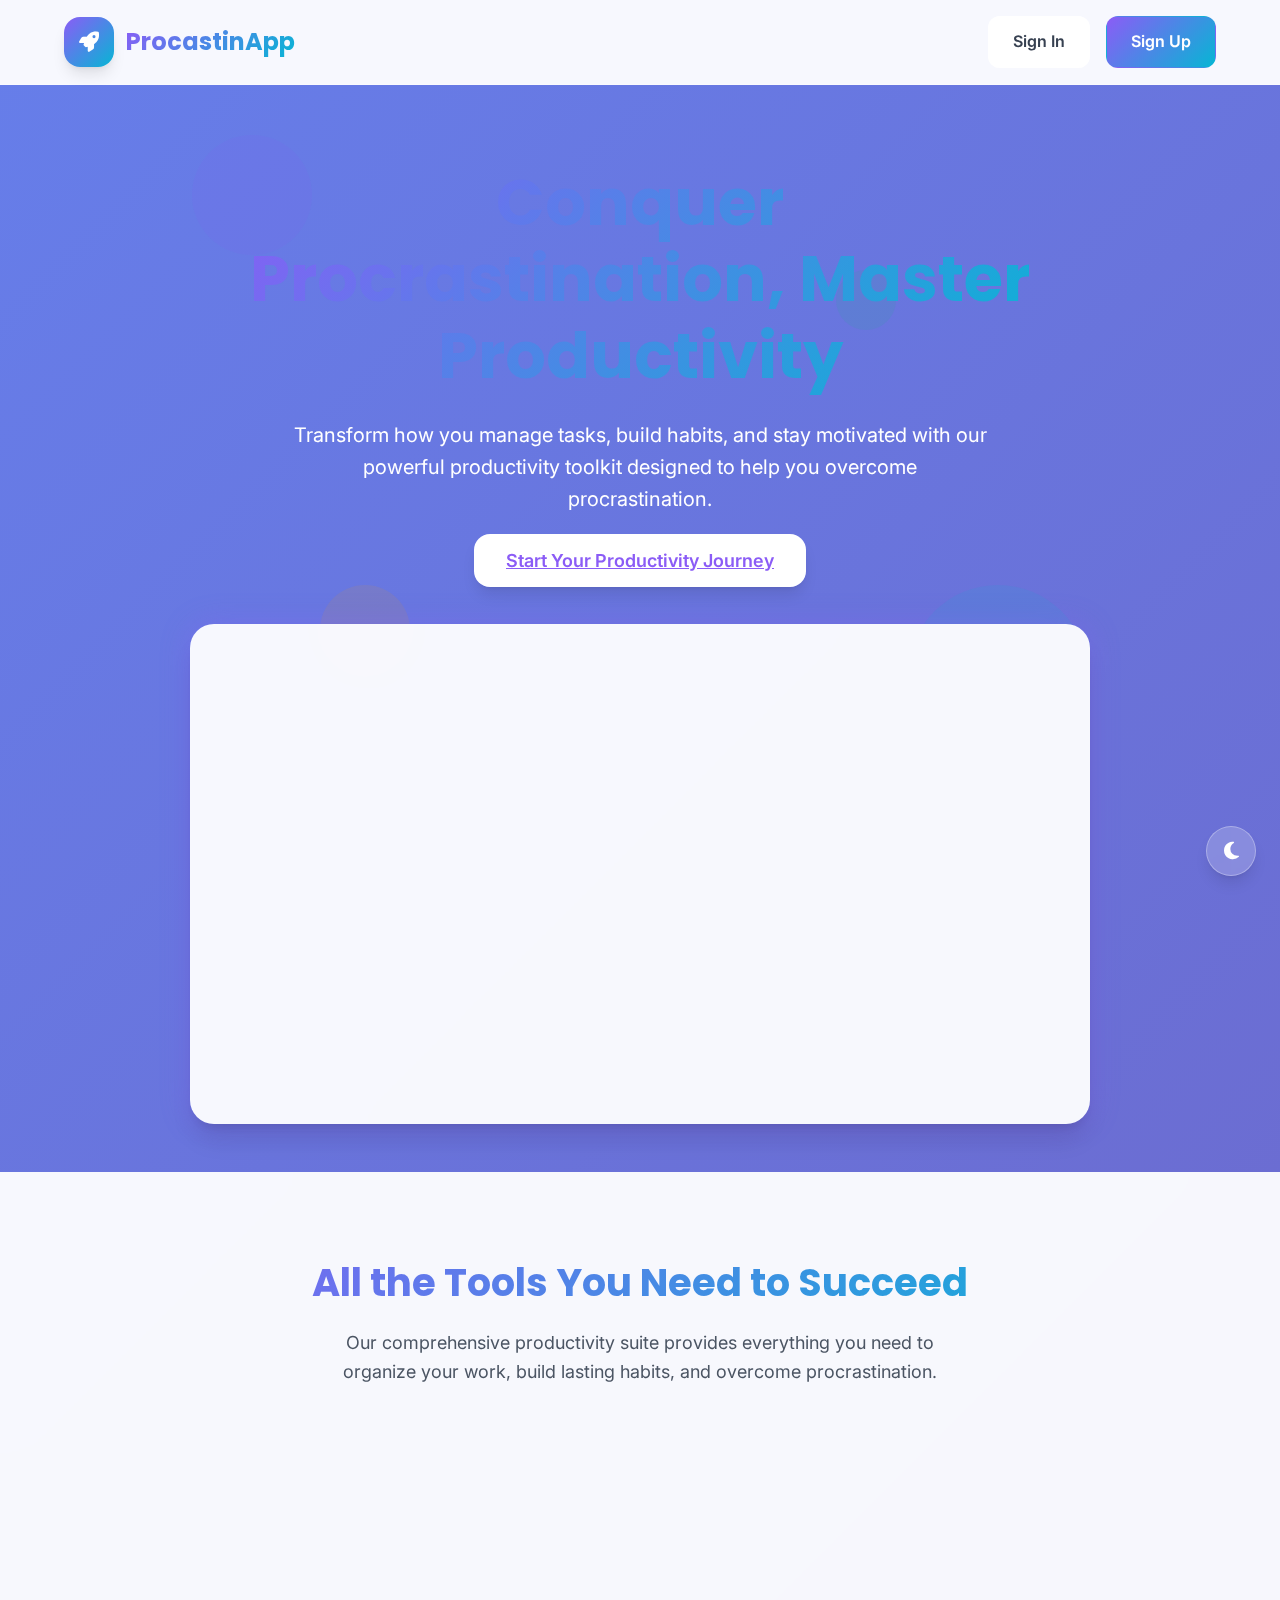
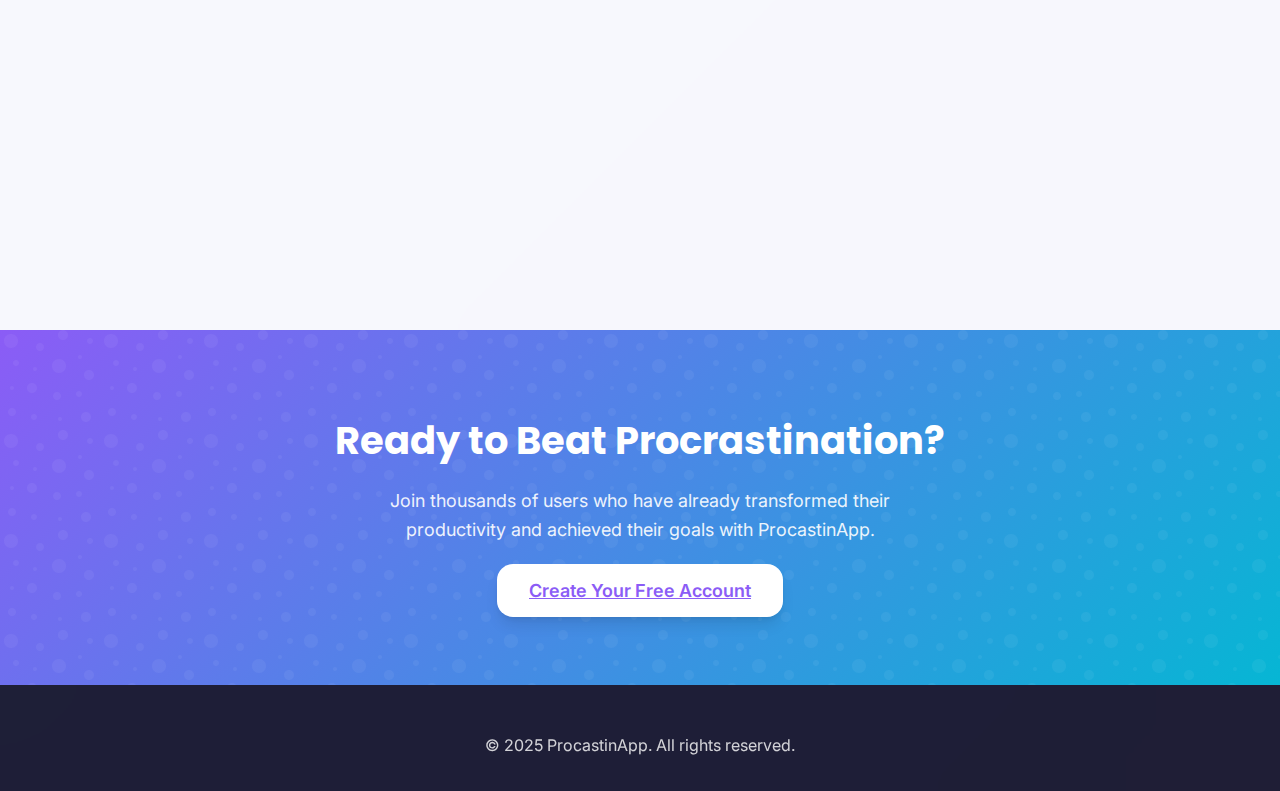
<file: frontend/index.html>
<!DOCTYPE html>
<html lang="en">
<head>
    <meta charset="UTF-8">
    <meta name="viewport" content="width=device-width, initial-scale=1.0">
    <title>ProcastinApp - Overcome Procrastination with Powerful Productivity Tools</title>
    <link href="https://fonts.googleapis.com/css2?family=Inter:wght@300;400;500;600;700&family=Poppins:wght@400;500;600;700&display=swap" rel="stylesheet">
    <link rel="stylesheet" href="https://cdnjs.cloudflare.com/ajax/libs/font-awesome/6.4.0/css/all.min.css">
    <link rel="stylesheet" href="css/landing.css">

</head>
<body>
    <div class="bg-elements">
        <div class="floating-shape shape-1"></div>
        <div class="floating-shape shape-2"></div>
        <div class="floating-shape shape-3"></div>
        <div class="floating-shape shape-4"></div>
    </div>

    <button class="theme-toggle" onclick="toggleTheme()">
        <i class="fas fa-moon" id="theme-icon"></i>
    </button>

    <!-- Header -->
    <header class="header">
        <div class="container">
            <nav class="nav">
                <div class="nav-brand">
                    <div class="brand-logo">
                        <i class="fas fa-rocket"></i>
                    </div>
                    <span class="brand-name">ProcastinApp</span>
                </div>
                <div class="nav-actions">
                    <a href="login.html" class="btn btn--secondary">Sign In</a>
                    <a href="register.html" class="btn btn--primary">Sign Up</a>
                </div>
            </nav>
        </div>
    </header>

    <!-- Hero Section -->
    <section class="hero">
        <div class="container">
            <div class="hero__content">
                <h1 class="hero__title">
                    Conquer Procrastination, Master Productivity
                </h1>
                <p class="hero__subtitle">
                    Transform how you manage tasks, build habits, and stay motivated with our powerful productivity toolkit designed to help you overcome procrastination.
                </p>
                <div class="hero__cta">
                    <a href="register.html" class="btn--cta">Start Your Productivity Journey</a>
                </div>
            </div>
            
            <!-- App Preview -->
            <div class="app-preview">
                <div class="preview-image">
                    <div class="preview-mockup">
                        <div class="mockup-card">
                            <div class="mockup-header">
                                <div class="mockup-icon mockup-icon--tasks">
                                    <i class="fas fa-tasks"></i>
                                </div>
                                <span class="mockup-title">Smart Task Management</span>
                            </div>
                            <div class="mockup-content">
                                <div class="mockup-item"></div>
                                <div class="mockup-item mockup-item--medium"></div>
                                <div class="mockup-item mockup-item--short"></div>
                                <div class="mockup-item"></div>
                            </div>
                        </div>
                        
                        <div class="mockup-card">
                            <div class="mockup-header">
                                <div class="mockup-icon mockup-icon--stats">
                                    <i class="fas fa-chart-bar"></i>
                                </div>
                                <span class="mockup-title">Productivity Analytics</span>
                            </div>
                            <div class="mockup-content">
                                <div class="mockup-progress"></div>
                                <div class="mockup-item mockup-item--short"></div>
                                <div class="mockup-item mockup-item--medium"></div>
                            </div>
                        </div>
                        
                        <div class="mockup-card">
                            <div class="mockup-header">
                                <div class="mockup-icon mockup-icon--habits">
                                    <i class="fas fa-calendar-check"></i>
                                </div>
                                <span class="mockup-title">Habit Builder</span>
                            </div>
                            <div class="mockup-content">
                                <div class="mockup-item"></div>
                                <div class="mockup-item mockup-item--medium"></div>
                                <div class="mockup-item mockup-item--short"></div>
                                <div class="mockup-item"></div>
                            </div>
                        </div>
                    </div>
                </div>
            </div>
        </div>
    </section>

    <!-- Features Section -->
    <section class="features">
        <div class="container">
            <div class="features__header">
                <h2 class="features__title">All the Tools You Need to Succeed</h2>
                <p class="features__subtitle">
                    Our comprehensive productivity suite provides everything you need to organize your work, build lasting habits, and overcome procrastination.
                </p>
            </div>
            
            <div class="features__grid">
                <div class="feature__card">
                    <div class="feature__icon feature__icon--tracking">
                        <i class="fas fa-list-check"></i>
                    </div>
                    <h3 class="feature__title">Intelligent Task Management</h3>
                    <p class="feature__description">
                        Organize tasks by priority, difficulty, and deadline. Our smart system helps you focus on what's most important and builds momentum by suggesting the optimal task order.
                    </p>
                </div>
                
                <div class="feature__card">
                    <div class="feature__icon feature__icon--analytics">
                        <i class="fas fa-chart-line"></i>
                    </div>
                    <h3 class="feature__title">Productivity Insights</h3>
                    <p class="feature__description">
                        Gain valuable insights into your productivity patterns with detailed analytics and visualizations. Track progress, identify trends, and celebrate achievements.
                    </p>
                </div>
                
                <div class="feature__card">
                    <div class="feature__icon feature__icon--motivation">
                        <i class="fas fa-repeat"></i>
                    </div>
                    <h3 class="feature__title">Habit Building</h3>
                    <p class="feature__description">
                        Create and maintain positive habits with our proven system. Set recurring activities, track streaks, and transform occasional actions into consistent behaviors.
                    </p>
                </div>
            </div>
        </div>
    </section>

    <!-- CTA Section -->
    <section class="cta">
        <div class="container">
            <h2 class="cta__title">Ready to Beat Procrastination?</h2>
            <p class="cta__subtitle">
                Join thousands of users who have already transformed their productivity and achieved their goals with ProcastinApp.
            </p>
            <a href="register.html" class="btn--cta-white">Create Your Free Account</a>
        </div>
    </section>

    <!-- Footer -->
    <footer class="footer">
        <div class="container">
            <div class="footer__content">
                <p>&copy; 2025 ProcastinApp. All rights reserved.</p>
            </div>
        </div>
    </footer>
    <script src="scripts/landing.js"></script>
</body>
</html>
</file>
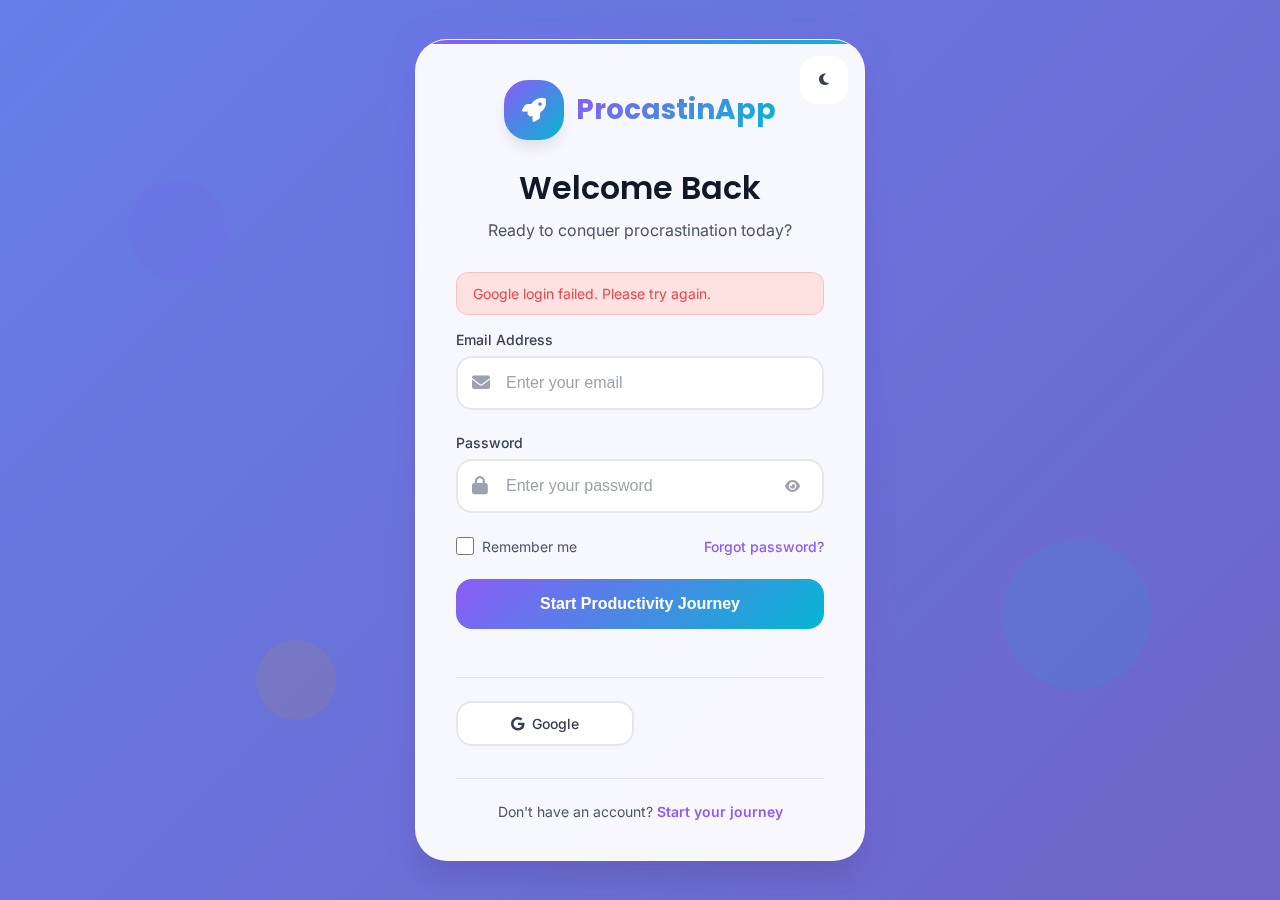
<file: frontend/callback.html>
<!DOCTYPE html>
<html lang="en">
<head>
    <meta charset="UTF-8">
    <meta name="viewport" content="width=device-width, initial-scale=1.0">
    <title>Logging in...</title>
</head>
<body>
    <div style="display: flex; justify-content: center; align-items: center; height: 100vh; font-family: Arial, sans-serif;">
        <div style="text-align: center;">
            <div style="font-size: 24px; margin-bottom: 10px;">🚀</div>
            <div>Completing login...</div>
        </div>
    </div>
    
    <script>
        // Extract token and user data from URL parameters or handle redirect
        const urlParams = new URLSearchParams(window.location.search);
        const token = urlParams.get('token');
        const username = urlParams.get('username');
        const email = urlParams.get('email');
        
        if (token && username && email) {
            // Store user data
            localStorage.setItem('token', token);
            localStorage.setItem('username', username);
            localStorage.setItem('email', email);
            
            // Redirect to home page
            window.location.href = 'home.html';
        } else {
            // If no token, redirect back to login with error
            window.location.href = 'login.html?error=oauth_failed';
        }
    </script>
</body>
</html>
</file>
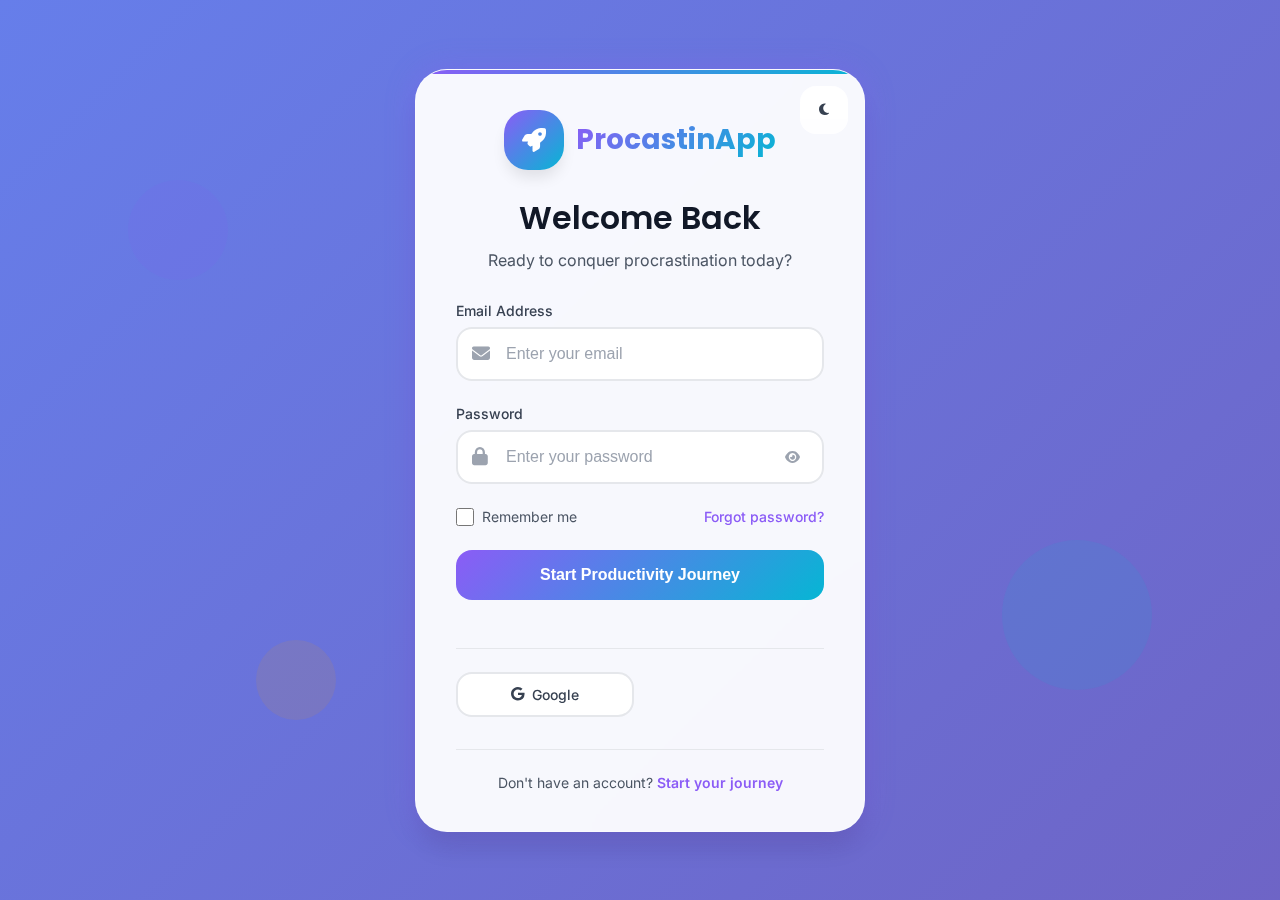
<file: frontend/login.html>
<!DOCTYPE html>
<html lang="en">
<head>
    <meta charset="UTF-8">
    <meta name="viewport" content="width=device-width, initial-scale=1.0">
    <title>Login - ProcastinApp</title>
    <link href="https://fonts.googleapis.com/css2?family=Inter:wght@300;400;500;600;700&family=Poppins:wght@400;500;600;700&display=swap" rel="stylesheet">
    <link rel="stylesheet" href="https://cdnjs.cloudflare.com/ajax/libs/font-awesome/6.4.0/css/all.min.css">
    <link rel="stylesheet" href="css/login.css">

</head>
<body>
    <div class="bg-elements">
        <div class="floating-shape shape-1"></div>
        <div class="floating-shape shape-2"></div>
        <div class="floating-shape shape-3"></div>
    </div>

    <div class="login-container">
        <button class="theme-toggle" onclick="toggleTheme()">
            <i class="fas fa-moon" id="theme-icon"></i>
        </button>

        <div class="login-header">
            <div class="brand">
                <div class="brand-logo">
                    <i class="fas fa-rocket"></i>
                </div>
                <span class="brand-name">ProcastinApp</span>
            </div>
            <h1 class="login-title">Welcome Back</h1>
            <p class="login-subtitle">Ready to conquer procrastination today?</p>
        </div>

        <div id="message" class="message">
            {$message}
        </div>

        <form class="login-form" method="POST" action="">
            <div class="form-group">
                <label for="email" class="form-label">Email Address</label>
                <div class="form-input-wrapper">
                    <input type="email" id="email" name="email" class="form-input" placeholder="Enter your email" required>
                    <i class="fas fa-envelope form-icon"></i>
                </div>
            </div>

            <div class="form-group">
                <label for="password" class="form-label">Password</label>
                <div class="form-input-wrapper">
                    <input type="password" id="password" name="password" class="form-input" placeholder="Enter your password" required>
                    <i class="fas fa-lock form-icon"></i>
                    <button type="button" class="password-toggle" onclick="togglePassword()">
                        <i class="fas fa-eye" id="password-icon"></i>
                    </button>
                </div>
            </div>

            <div class="form-options">
                <div class="checkbox-group">
                    <input type="checkbox" id="remember" class="form-checkbox">
                    <label for="remember" class="checkbox-label">Remember me</label>
                </div>
                <a href="#" class="forgot-link">Forgot password?</a>
            </div>

            <button type="submit" class="login-button" id="loginBtn">
                Start Productivity Journey
            </button>
        </form>

        <div class="social-login">
            <div class="divider"></div>
            
            <div class="social-buttons">
                <a href="#" class="social-button">
                    <i class="fab fa-google"></i>
                    Google
                </a>
            </div>
        </div>

        <div class="login-footer">
            <p class="signup-link">
                Don't have an account? <a href="register.html">Start your journey</a>
            </p>
        </div>
    </div>

    <script src="scripts/login.js"></script>
</body>
</html>
</file>
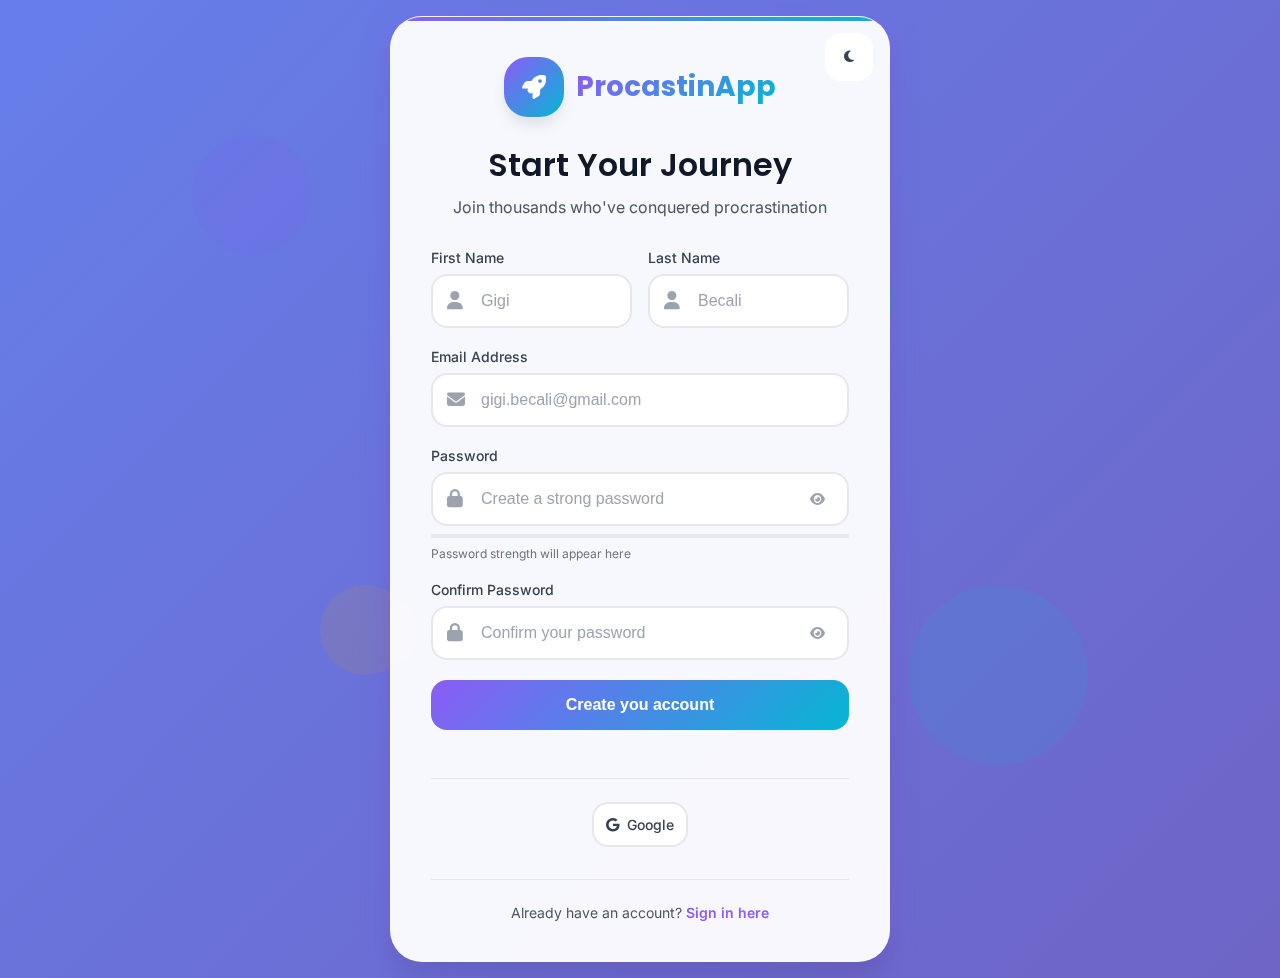
<file: frontend/register.html>
<!DOCTYPE html>
<html lang="en">
<head>
    <meta charset="UTF-8">
    <meta name="viewport" content="width=device-width, initial-scale=1.0">
    <title>Register - ProcastinApp</title>
    <link href="https://fonts.googleapis.com/css2?family=Inter:wght@300;400;500;600;700&family=Poppins:wght@400;500;600;700&display=swap" rel="stylesheet">
    <link rel="stylesheet" href="https://cdnjs.cloudflare.com/ajax/libs/font-awesome/6.4.0/css/all.min.css">
    <link rel="stylesheet" href="css/register.css">

</head>
<body>
    <div class="bg-elements">
        <div class="floating-shape shape-1"></div>
        <div class="floating-shape shape-2"></div>
        <div class="floating-shape shape-3"></div>
        <div class="floating-shape shape-4"></div>
    </div>

    <div class="register-container">
        <button class="theme-toggle" onclick="toggleTheme()">
            <i class="fas fa-moon" id="theme-icon"></i>
        </button>

        <div class="register-header">
            <div class="brand">
                <div class="brand-logo">
                    <i class="fas fa-rocket"></i>
                </div>
                <span class="brand-name">ProcastinApp</span>
            </div>
            <h1 class="register-title">Start Your Journey</h1>
            <p class="register-subtitle">Join thousands who've conquered procrastination</p>
        </div>

        <div id="message" class="message">
            {$message}
        </div>

        <form class="register-form" method="POST" action="">
            <div class="form-row">
                <div class="form-group">
                    <label for="firstName" class="form-label">First Name</label>
                    <div class="form-input-wrapper">
                        <input type="text" id="firstName" name="firstName" class="form-input" placeholder="Gigi" required>
                        <i class="fas fa-user form-icon"></i>
                    </div>
                </div>

                <div class="form-group">
                    <label for="lastName" class="form-label">Last Name</label>
                    <div class="form-input-wrapper">
                        <input type="text" id="lastName" name="lastName" class="form-input" placeholder="Becali" required>
                        <i class="fas fa-user form-icon"></i>
                    </div>
                </div>
            </div>

            <div class="form-group">
                <label for="email" class="form-label">Email Address</label>
                <div class="form-input-wrapper">
                    <input type="email" id="email" name="email" class="form-input" placeholder="gigi.becali@gmail.com" required>
                    <i class="fas fa-envelope form-icon"></i>
                </div>
            </div>

            <div class="form-group">
                <label for="password" class="form-label">Password</label>
                <div class="form-input-wrapper">
                    <input type="password" id="password" name="password" class="form-input" placeholder="Create a strong password" required>
                    <i class="fas fa-lock form-icon"></i>
                    <button type="button" class="password-toggle" onclick="togglePassword('password')">
                        <i class="fas fa-eye" id="password-icon"></i>
                    </button>
                </div>
                <div class="password-strength">
                    <div class="strength-bar">
                        <div class="strength-fill" id="strength-fill"></div>
                    </div>
                    <div class="strength-text" id="strength-text">Password strength will appear here</div>
                </div>
            </div>

            <div class="form-group">
                <label for="confirmPassword" class="form-label">Confirm Password</label>
                <div class="form-input-wrapper">
                    <input type="password" id="confirmPassword" name="confirmPassword" class="form-input" placeholder="Confirm your password" required>
                    <i class="fas fa-lock form-icon"></i>
                    <button type="button" class="password-toggle" onclick="togglePassword('confirmPassword')">
                        <i class="fas fa-eye" id="confirm-password-icon"></i>
                    </button>
                </div>
            </div>

            <button type="submit" class="register-button" id="registerBtn">
                Create you account
            </button>
        </form>

        <div class="social-login">
            <div class="divider"></div>
            
            <div class="social-buttons">
                <a href="#" class="social-button">
                    <i class="fab fa-google"></i>
                    Google
                </a>
            </div>
        </div>

        <div class="register-footer">
            <p class="login-link">
                Already have an account? <a href="login.html">Sign in here</a>
            </p>
        </div>
    </div>

    <script src="scripts/register.js"></script>

</body>
</html>
</file>
<file: frontend/css/landing.css>
/* CSS Variables */
:root {
    /* Brand Colors */
    --primary-color: #8b5cf6;
    --primary-light: #a78bfa;
    --primary-dark: #7c3aed;
    --primary-gradient: linear-gradient(135deg, #8b5cf6 0%, #06b6d4 100%);
    
    --secondary-color: #06b6d4;
    --secondary-light: #67e8f9;
    --secondary-dark: #0891b2;
    
    /* Neutral Colors */
    --white: #ffffff;
    --gray-50: #f9fafb;
    --gray-100: #f3f4f6;
    --gray-200: #e5e7eb;
    --gray-300: #d1d5db;
    --gray-400: #9ca3af;
    --gray-500: #6b7280;
    --gray-600: #4b5563;
    --gray-700: #374151;
    --gray-800: #1f2937;
    --gray-900: #111827;
    
    /* Status Colors */
    --success-color: #10b981;
    --success-light: #d1fae5;
    --error-color: #ef4444;
    --error-light: #fee2e2;
    --warning-color: #f59e0b;
    --warning-light: #fef3c7;
    
    /* Dark Theme */
    --dark-bg: #0f0f23;
    --dark-card: #1a1a2e;
    --dark-border: #2d2d44;
    --dark-text: #e2e8f0;
    --dark-text-muted: #94a3b8;
    
    /* Typography */
    --font-primary: 'Inter', -apple-system, BlinkMacSystemFont, sans-serif;
    --font-display: 'Poppins', sans-serif;
    
    /* Spacing */
    --space-1: 0.25rem;
    --space-2: 0.5rem;
    --space-3: 0.75rem;
    --space-4: 1rem;
    --space-5: 1.25rem;
    --space-6: 1.5rem;
    --space-8: 2rem;
    --space-10: 2.5rem;
    --space-12: 3rem;
    --space-16: 4rem;
    --space-20: 5rem;
    --space-24: 6rem;
    
    /* Border radius */
    --radius-sm: 0.375rem;
    --radius-md: 0.5rem;
    --radius-lg: 0.75rem;
    --radius-xl: 1rem;
    --radius-2xl: 1.5rem;
    --radius-full: 9999px;
    
    /* Shadows */
    --shadow-sm: 0 1px 2px 0 rgb(0 0 0 / 0.05);
    --shadow-md: 0 4px 6px -1px rgb(0 0 0 / 0.1);
    --shadow-lg: 0 10px 15px -3px rgb(0 0 0 / 0.1), 0 4px 6px -4px rgb(0 0 0 / 0.1);
    --shadow-xl: 0 20px 25px -5px rgb(0 0 0 / 0.1), 0 8px 10px -6px rgb(0 0 0 / 0.1);
    --shadow-glow: 0 0 30px rgba(139, 92, 246, 0.3);
    
    /* Transitions */
    --transition-fast: 0.2s ease;
    --transition-normal: 0.3s ease;
    --transition-slow: 0.5s ease;
}

/* Reset and base styles */
* {
    margin: 0;
    padding: 0;
    box-sizing: border-box;
}

body {
    font-family: var(--font-primary);
    background: linear-gradient(135deg, #667eea 0%, #764ba2 50%, #f093fb 100%);
    background-size: 400% 400%;
    animation: gradientShift 15s ease infinite;
    color: var(--gray-800);
    line-height: 1.6;
    min-height: 100vh;
    overflow-x: hidden;
}

@keyframes gradientShift {
    0% { background-position: 0% 50%; }
    50% { background-position: 100% 50%; }
    100% { background-position: 0% 50%; }
}

.container {
    max-width: 1200px;
    margin: 0 auto;
    padding: 0 var(--space-6);
}

/* Background Elements */
.bg-elements {
    position: fixed;
    top: 0;
    left: 0;
    width: 100%;
    height: 100%;
    overflow: hidden;
    z-index: -1;
    opacity: 0.1;
    pointer-events: none;
}

.floating-shape {
    position: absolute;
    border-radius: 50%;
    animation: float 8s ease-in-out infinite;
}

.shape-1 {
    width: 120px;
    height: 120px;
    background: var(--primary-color);
    top: 15%;
    left: 15%;
    animation-delay: 0s;
}

.shape-2 {
    width: 180px;
    height: 180px;
    background: var(--secondary-color);
    top: 65%;
    right: 15%;
    animation-delay: 2s;
}

.shape-3 {
    width: 90px;
    height: 90px;
    background: var(--warning-color);
    bottom: 25%;
    left: 25%;
    animation-delay: 4s;
}

.shape-4 {
    width: 60px;
    height: 60px;
    background: var(--success-color);
    top: 30%;
    right: 30%;
    animation-delay: 1s;
}

@keyframes float {
    0%, 100% { transform: translateY(0px) rotate(0deg); }
    50% { transform: translateY(-20px) rotate(180deg); }
}

/* Header */
.header {
    background: rgba(255, 255, 255, 0.95);
    backdrop-filter: blur(20px);
    border-bottom: 1px solid rgba(255, 255, 255, 0.3);
    padding: var(--space-4) 0;
    position: sticky;
    top: 0;
    z-index: 100;
    animation: slideDown 0.8s ease-out;
}

@keyframes slideDown {
    from {
        opacity: 0;
        transform: translateY(-100%);
    }
    to {
        opacity: 1;
        transform: translateY(0);
    }
}

.nav {
    display: flex;
    align-items: center;
    justify-content: space-between;
}

.nav-brand {
    display: flex;
    align-items: center;
    gap: var(--space-3);
}

.brand-logo {
    width: 50px;
    height: 50px;
    background: var(--primary-gradient);
    border-radius: var(--radius-xl);
    display: flex;
    align-items: center;
    justify-content: center;
    font-size: 1.25rem;
    color: var(--white);
    box-shadow: var(--shadow-lg);
    animation: pulse 2s ease-in-out infinite;
}

@keyframes pulse {
    0%, 100% { transform: scale(1); }
    50% { transform: scale(1.05); }
}

.brand-name {
    font-family: var(--font-display);
    font-size: 1.5rem;
    font-weight: 700;
    background: var(--primary-gradient);
    -webkit-background-clip: text;
    -webkit-text-fill-color: transparent;
    background-clip: text;
}

.nav-actions {
    display: flex;
    align-items: center;
    gap: var(--space-4);
}

.btn {
    padding: var(--space-3) var(--space-6);
    border-radius: var(--radius-lg);
    font-weight: var(--font-weight-medium);
    cursor: pointer;
    transition: all var(--transition-fast);
    text-decoration: none;
    display: inline-flex;
    align-items: center;
    justify-content: center;
    border: 1px solid transparent;
    font-family: var(--font-primary);
    font-weight: 600;
}

.btn--primary {
    background: var(--primary-gradient);
    color: var(--white);
}

.btn--primary:hover {
    transform: translateY(-2px);
    box-shadow: var(--shadow-md);
}

.btn--secondary {
    background: rgba(255, 255, 255, 0.8);
    color: var(--gray-700);
    border: 1px solid rgba(255, 255, 255, 0.3);
    backdrop-filter: blur(10px);
}

.btn--secondary:hover {
    background: rgba(255, 255, 255, 0.95);
    transform: translateY(-2px);
    box-shadow: var(--shadow-md);
}

/* Hero Section */
.hero {
    padding: var(--space-20) 0 var(--space-12);
    text-align: center;
    position: relative;
}

.hero__content {
    max-width: 800px;
    margin: 0 auto;
    position: relative;
    z-index: 10;
}

.hero__title {
    font-family: var(--font-display);
    font-size: clamp(2.5rem, 5vw, 4rem);
    font-weight: 700;
    margin-bottom: var(--space-6);
    line-height: 1.2;
    background: var(--primary-gradient);
    -webkit-background-clip: text;
    -webkit-text-fill-color: transparent;
    background-clip: text;
}

.hero__subtitle {
    font-size: clamp(1.125rem, 2vw, 1.25rem);
    color: var(--white);
    margin-bottom: var(--space-8);
    max-width: 700px;
    margin-left: auto;
    margin-right: auto;
}

.hero__cta {
    margin-bottom: var(--space-12);
}

.btn--cta {
    font-size: 1.125rem;
    padding: var(--space-4) var(--space-8);
    border-radius: var(--radius-xl);
    background-color: var(--white);
    color: var(--primary-color);
    border: none;
    cursor: pointer;
    transition: all var(--transition-normal);
    transform: translateY(0);
    box-shadow: var(--shadow-lg);
    font-weight: 600;
}

.btn--cta:hover {
    transform: translateY(-2px);
    box-shadow: var(--shadow-xl);
}

/* App Preview */
.app-preview {
    max-width: 900px;
    margin: 0 auto;
    position: relative;
    border-radius: var(--radius-2xl);
    overflow: hidden;
    box-shadow: var(--shadow-xl), var(--shadow-glow);
    background: rgba(255, 255, 255, 0.95);
    backdrop-filter: blur(20px);
    animation: slideUp 0.8s ease-out 0.2s both;
}

@keyframes slideUp {
    from {
        opacity: 0;
        transform: translateY(50px);
    }
    to {
        opacity: 1;
        transform: translateY(0);
    }
}

.preview-image {
    width: 100%;
    height: 500px;
    display: flex;
    align-items: center;
    justify-content: center;
    position: relative;
    padding: var(--space-6);
}

.preview-mockup {
    display: grid;
    grid-template-columns: 1fr 1fr 1fr;
    gap: var(--space-6);
    width: 100%;
    max-width: 900px;
}

.mockup-card {
    background: rgba(255, 255, 255, 0.8);
    backdrop-filter: blur(10px);
    border-radius: var(--radius-lg);
    padding: var(--space-6);
    box-shadow: var(--shadow-md);
    border: 1px solid rgba(255, 255, 255, 0.3);
    transition: all var(--transition-normal);
}

.mockup-card:hover {
    transform: translateY(-5px);
    box-shadow: var(--shadow-lg);
}

.mockup-header {
    display: flex;
    align-items: center;
    gap: var(--space-3);
    margin-bottom: var(--space-4);
}

.mockup-icon {
    width: 40px;
    height: 40px;
    border-radius: var(--radius-lg);
    display: flex;
    align-items: center;
    justify-content: center;
    font-size: var(--font-size-xl);
}

.mockup-icon--tasks {
    background: linear-gradient(135deg, var(--primary-light) 0%, var(--primary-color) 100%);
    color: var(--white);
}

.mockup-icon--stats {
    background: linear-gradient(135deg, var(--success-light) 0%, var(--success-color) 100%);
    color: var(--white);
}

.mockup-icon--habits {
    background: linear-gradient(135deg, var(--warning-light) 0%, var(--warning-color) 100%);
    color: var(--white);
}

.mockup-title {
    font-size: 1rem;
    font-weight: 600;
    color: var(--gray-800);
}

.mockup-content {
    display: flex;
    flex-direction: column;
    gap: var(--space-3);
}

.mockup-item {
    height: 16px;
    background-color: var(--gray-200);
    border-radius: var(--radius-sm);
}

.mockup-item--short {
    width: 60%;
}

.mockup-item--medium {
    width: 80%;
}

.mockup-progress {
    width: 100px;
    height: 100px;
    border-radius: var(--radius-full);
    border: 4px solid var(--primary-light);
    border-top-color: var(--primary-color);
    margin: var(--space-4) auto;
    animation: spin 3s linear infinite;
}

@keyframes spin {
    to { transform: rotate(360deg); }
}

/* Features Section */
.features {
    padding: var(--space-20) 0;
    background: rgba(255, 255, 255, 0.95);
    backdrop-filter: blur(20px);
    position: relative;
}

.features__header {
    text-align: center;
    margin-bottom: var(--space-16);
}

.features__title {
    font-family: var(--font-display);
    font-size: clamp(2rem, 3vw, 3rem);
    font-weight: 700;
    margin-bottom: var(--space-4);
    background: var(--primary-gradient);
    -webkit-background-clip: text;
    -webkit-text-fill-color: transparent;
    background-clip: text;
}

.features__subtitle {
    font-size: 1.125rem;
    color: var(--gray-600);
    max-width: 650px;
    margin: 0 auto;
}

.features__grid {
    display: grid;
    grid-template-columns: repeat(auto-fit, minmax(300px, 1fr));
    gap: var(--space-8);
}

.feature__card {
    text-align: center;
    padding: var(--space-8);
    border-radius: var(--radius-xl);
    background: rgba(255, 255, 255, 0.8);
    backdrop-filter: blur(10px);
    border: 1px solid rgba(255, 255, 255, 0.3);
    transition: all var(--transition-normal);
    box-shadow: var(--shadow-md);
}

.feature__card:hover {
    transform: translateY(-8px);
    box-shadow: var(--shadow-xl);
}

.feature__icon {
    width: 80px;
    height: 80px;
    margin: 0 auto var(--space-6);
    border-radius: var(--radius-xl);
    display: flex;
    align-items: center;
    justify-content: center;
    font-size: 2rem;
    box-shadow: var(--shadow-md);
}

.feature__icon--tracking {
    background: linear-gradient(135deg, var(--primary-light) 0%, var(--primary-color) 100%);
    color: var(--white);
}

.feature__icon--analytics {
    background: linear-gradient(135deg, var(--success-light) 0%, var(--success-color) 100%);
    color: var(--white);
}

.feature__icon--motivation {
    background: linear-gradient(135deg, var(--warning-light) 0%, var(--warning-color) 100%);
    color: var(--white);
}

.feature__title {
    font-family: var(--font-display);
    font-size: 1.5rem;
    font-weight: 600;
    margin-bottom: var(--space-4);
    color: var(--gray-800);
}

.feature__description {
    color: var(--gray-600);
    line-height: 1.7;
    font-size: 1rem;
}

/* CTA Section */
.cta {
    padding: var(--space-20) 0;
    background: linear-gradient(135deg, var(--primary-color) 0%, var(--secondary-color) 100%);
    color: var(--white);
    text-align: center;
    position: relative;
    overflow: hidden;
}

.cta::before {
    content: '';
    position: absolute;
    top: 0;
    left: 0;
    right: 0;
    bottom: 0;
    background: url("data:image/svg+xml,%3Csvg width='100' height='100' viewBox='0 0 100 100' xmlns='http://www.w3.org/2000/svg'%3E%3Cpath d='M11 18c3.866 0 7-3.134 7-7s-3.134-7-7-7-7 3.134-7 7 3.134 7 7 7zm48 25c3.866 0 7-3.134 7-7s-3.134-7-7-7-7 3.134-7 7 3.134 7 7 7zm-43-7c1.657 0 3-1.343 3-3s-1.343-3-3-3-3 1.343-3 3 1.343 3 3 3zm63 31c1.657 0 3-1.343 3-3s-1.343-3-3-3-3 1.343-3 3 1.343 3 3 3zM34 90c1.657 0 3-1.343 3-3s-1.343-3-3-3-3 1.343-3 3 1.343 3 3 3zm56-76c1.657 0 3-1.343 3-3s-1.343-3-3-3-3 1.343-3 3 1.343 3 3 3zM12 86c2.21 0 4-1.79 4-4s-1.79-4-4-4-4 1.79-4 4 1.79 4 4 4zm28-65c2.21 0 4-1.79 4-4s-1.79-4-4-4-4 1.79-4 4 1.79 4 4 4zm23-11c2.76 0 5-2.24 5-5s-2.24-5-5-5-5 2.24-5 5 2.24 5 5 5zm-6 60c2.21 0 4-1.79 4-4s-1.79-4-4-4-4 1.79-4 4 1.79 4 4 4zm29 22c2.76 0 5-2.24 5-5s-2.24-5-5-5-5 2.24-5 5 2.24 5 5 5zM32 63c2.76 0 5-2.24 5-5s-2.24-5-5-5-5 2.24-5 5 2.24 5 5 5zm57-13c2.76 0 5-2.24 5-5s-2.24-5-5-5-5 2.24-5 5 2.24 5 5 5zm-9-21c1.105 0 2-.895 2-2s-.895-2-2-2-2 .895-2 2 .895 2 2 2zM60 91c1.105 0 2-.895 2-2s-.895-2-2-2-2 .895-2 2 .895 2 2 2zM35 41c1.105 0 2-.895 2-2s-.895-2-2-2-2 .895-2 2 .895 2 2 2zM12 60c1.105 0 2-.895 2-2s-.895-2-2-2-2 .895-2 2 .895 2 2 2z' fill='%23ffffff' fill-opacity='0.1' fill-rule='evenodd'/%3E%3C/svg%3E");
    opacity: 0.5;
}

.cta__title {
    font-family: var(--font-display);
    font-size: clamp(2rem, 3vw, 3rem);
    font-weight: 700;
    margin-bottom: var(--space-4);
    position: relative;
}

.cta__subtitle {
    font-size: 1.125rem;
    opacity: 0.9;
    margin-bottom: var(--space-8);
    max-width: 600px;
    margin-left: auto;
    margin-right: auto;
    position: relative;
}

.btn--cta-white {
    font-size: 1.125rem;
    padding: var(--space-4) var(--space-8);
    border-radius: var(--radius-xl);
    background-color: var(--white);
    color: var(--primary-color);
    font-weight: 600;
    border: none;
    cursor: pointer;
    transition: all var(--transition-normal);
    transform: translateY(0);
    box-shadow: var(--shadow-lg);
    position: relative;
}

.btn--cta-white:hover {
    transform: translateY(-2px);
    box-shadow: var(--shadow-xl);
}

/* Footer */
.footer {
    background-color: rgba(26, 26, 46, 0.95);
    backdrop-filter: blur(20px);
    color: var(--white);
    padding: var(--space-12) 0 var(--space-8);
    position: relative;
    overflow: hidden;
}

.footer__content {
    text-align: center;
    opacity: 0.8;
}

/* Responsive Design */
@media (max-width: 992px) {
    .preview-mockup {
        grid-template-columns: 1fr;
        gap: var(--space-6);
    }
}

@media (max-width: 768px) {
    .hero__title {
        font-size: 2.5rem;
    }

    .hero__subtitle {
        font-size: 1rem;
    }

    .features__grid {
        grid-template-columns: 1fr;
        gap: var(--space-8);
    }

    .nav-actions {
        gap: var(--space-2);
    }

    .btn {
        padding: var(--space-2) var(--space-4);
        font-size: 0.875rem;
    }

    .btn--cta, .btn--cta-white {
        font-size: 1rem;
        padding: var(--space-3) var(--space-6);
    }

    .preview-image {
        padding: var(--space-4);
    }

    .preview-mockup {
        gap: var(--space-4);
    }
}

/* Theme Toggle */
.theme-toggle {
    position: fixed;
    bottom: var(--space-6);
    right: var(--space-6);
    width: 50px;
    height: 50px;
    background: rgba(255, 255, 255, 0.2);
    backdrop-filter: blur(10px);
    border: 1px solid rgba(255, 255, 255, 0.3);
    border-radius: var(--radius-full);
    display: flex;
    align-items: center;
    justify-content: center;
    color: var(--white);
    font-size: 1.25rem;
    cursor: pointer;
    transition: all var(--transition-normal);
    z-index: 100;
    box-shadow: var(--shadow-lg);
}

.theme-toggle:hover {
    transform: scale(1.1);
}

/* Dark Theme Styles */
.dark-theme {
    background: linear-gradient(135deg, #0f0f23 0%, #1a1a2e 50%, #16213e 100%);
}

.dark-theme .header {
    background: rgba(26, 26, 46, 0.95);
    border-bottom-color: var(--dark-border);
}

.dark-theme .btn--secondary {
    background: rgba(45, 45, 68, 0.5);
    border-color: var(--dark-border);
    color: var(--dark-text);
}

.dark-theme .btn--secondary:hover {
    background: rgba(45, 45, 68, 0.8);
}

.dark-theme .app-preview {
    background: rgba(26, 26, 46, 0.95);
    border-color: var(--dark-border);
}

.dark-theme .mockup-card {
    background: rgba(45, 45, 68, 0.8);
    border-color: var(--dark-border);
}

.dark-theme .mockup-title {
    color: var(--dark-text);
}

.dark-theme .mockup-item {
    background-color: var(--dark-border);
}

.dark-theme .features {
    background: rgba(26, 26, 46, 0.95);
}

.dark-theme .features__subtitle {
    color: var(--dark-text-muted);
}

.dark-theme .feature__card {
    background: rgba(45, 45, 68, 0.8);
    border-color: var(--dark-border);
}

.dark-theme .feature__title {
    color: var(--dark-text);
}

.dark-theme .feature__description {
    color: var(--dark-text-muted);
}

.dark-theme .theme-toggle {
    background: rgba(45, 45, 68, 0.5);
    border-color: var(--dark-border);
}
</file>
<file: frontend/css/login.css>
:root {
    /* Brand Colors */
    --primary-color: #8b5cf6;
    --primary-light: #a78bfa;
    --primary-dark: #7c3aed;
    --primary-gradient: linear-gradient(135deg, #8b5cf6 0%, #06b6d4 100%);
    
    --secondary-color: #06b6d4;
    --secondary-light: #67e8f9;
    --secondary-dark: #0891b2;
    
    /* Neutral Colors */
    --white: #ffffff;
    --gray-50: #f9fafb;
    --gray-100: #f3f4f6;
    --gray-200: #e5e7eb;
    --gray-300: #d1d5db;
    --gray-400: #9ca3af;
    --gray-500: #6b7280;
    --gray-600: #4b5563;
    --gray-700: #374151;
    --gray-800: #1f2937;
    --gray-900: #111827;
    
    /* Status Colors */
    --success-color: #10b981;
    --success-light: #d1fae5;
    --error-color: #ef4444;
    --error-light: #fee2e2;
    --warning-color: #f59e0b;
    --warning-light: #fef3c7;
    
    /* Dark Theme */
    --dark-bg: #0f0f23;
    --dark-card: #1a1a2e;
    --dark-border: #2d2d44;
    --dark-text: #e2e8f0;
    --dark-text-muted: #94a3b8;
    
    /* Typography */
    --font-primary: 'Inter', -apple-system, BlinkMacSystemFont, sans-serif;
    --font-display: 'Poppins', sans-serif;
    
    /* Spacing */
    --space-1: 0.25rem;
    --space-2: 0.5rem;
    --space-3: 0.75rem;
    --space-4: 1rem;
    --space-5: 1.25rem;
    --space-6: 1.5rem;
    --space-8: 2rem;
    --space-10: 2.5rem;
    --space-12: 3rem;
    
    /* Border Radius */
    --radius-sm: 0.5rem;
    --radius-md: 0.75rem;
    --radius-lg: 1rem;
    --radius-xl: 1.5rem;
    --radius-2xl: 2rem;
    
    /* Shadows */
    --shadow-sm: 0 1px 2px 0 rgb(0 0 0 / 0.05);
    --shadow-md: 0 4px 6px -1px rgb(0 0 0 / 0.1);
    --shadow-lg: 0 10px 15px -3px rgb(0 0 0 / 0.1);
    --shadow-xl: 0 20px 25px -5px rgb(0 0 0 / 0.1);
    --shadow-glow: 0 0 30px rgba(139, 92, 246, 0.3);
    
    /* Transitions */
    --transition-fast: 0.2s ease;
    --transition-normal: 0.3s ease;
    --transition-slow: 0.5s ease;
}

* {
    margin: 0;
    padding: 0;
    box-sizing: border-box;
}

html {
    scroll-behavior: smooth;
}

body {
    font-family: var(--font-primary);
    background: linear-gradient(135deg, #667eea 0%, #764ba2 50%, #f093fb 100%);
    background-size: 400% 400%;
    animation: gradientShift 15s ease infinite;
    min-height: 100vh;
    display: flex;
    align-items: center;
    justify-content: center;
    padding: var(--space-4);
    color: var(--gray-800);
    transition: all var(--transition-normal);
}

@keyframes gradientShift {
    0% { background-position: 0% 50%; }
    50% { background-position: 100% 50%; }
    100% { background-position: 0% 50%; }
}

/* Dark Theme */
.dark-theme {
    background: linear-gradient(135deg, #0f0f23 0%, #1a1a2e 50%, #16213e 100%);
    color: var(--dark-text);
}

/* Background Elements */
.bg-elements {
    position: fixed;
    top: 0;
    left: 0;
    width: 100%;
    height: 100%;
    overflow: hidden;
    z-index: -1;
    opacity: 0.1;
}

.floating-shape {
    position: absolute;
    border-radius: 50%;
    animation: float 6s ease-in-out infinite;
}

.shape-1 {
    width: 100px;
    height: 100px;
    background: var(--primary-color);
    top: 20%;
    left: 10%;
    animation-delay: 0s;
}

.shape-2 {
    width: 150px;
    height: 150px;
    background: var(--secondary-color);
    top: 60%;
    right: 10%;
    animation-delay: 2s;
}

.shape-3 {
    width: 80px;
    height: 80px;
    background: var(--warning-color);
    bottom: 20%;
    left: 20%;
    animation-delay: 4s;
}

@keyframes float {
    0%, 100% { transform: translateY(0px) rotate(0deg); }
    50% { transform: translateY(-20px) rotate(180deg); }
}

/* Login Container */
.login-container {
    background: rgba(255, 255, 255, 0.95);
    backdrop-filter: blur(20px);
    border: 1px solid rgba(255, 255, 255, 0.3);
    border-radius: var(--radius-2xl);
    box-shadow: var(--shadow-xl), var(--shadow-glow);
    padding: var(--space-10);
    width: 100%;
    max-width: 450px;
    position: relative;
    overflow: hidden;
    animation: slideUp 0.8s ease-out;
    transition: all var(--transition-normal);
}

.dark-theme .login-container {
    background: rgba(26, 26, 46, 0.95);
    border-color: var(--dark-border);
}

@keyframes slideUp {
    from {
        opacity: 0;
        transform: translateY(50px);
    }
    to {
        opacity: 1;
        transform: translateY(0);
    }
}

.login-container::before {
    content: '';
    position: absolute;
    top: 0;
    left: 0;
    right: 0;
    height: 4px;
    background: var(--primary-gradient);
    border-radius: var(--radius-2xl) var(--radius-2xl) 0 0;
}

/* Theme Toggle */
.theme-toggle {
    position: absolute;
    top: var(--space-4);
    right: var(--space-4);
    background: rgba(255, 255, 255, 0.2);
    backdrop-filter: blur(10px);
    border: 1px solid rgba(255, 255, 255, 0.3);
    border-radius: var(--radius-lg);
    width: 48px;
    height: 48px;
    display: flex;
    align-items: center;
    justify-content: center;
    cursor: pointer;
    transition: all var(--transition-normal);
    color: var(--gray-700);
}

.theme-toggle:hover {
    background: rgba(255, 255, 255, 0.3);
    transform: scale(1.05);
}

.dark-theme .theme-toggle {
    background: rgba(45, 45, 68, 0.5);
    border-color: var(--dark-border);
    color: var(--dark-text);
}

/* Header */
.login-header {
    text-align: center;
    margin-bottom: var(--space-8);
}

.brand {
    display: flex;
    align-items: center;
    justify-content: center;
    gap: var(--space-3);
    margin-bottom: var(--space-6);
}

.brand-logo {
    width: 60px;
    height: 60px;
    background: var(--primary-gradient);
    border-radius: var(--radius-xl);
    display: flex;
    align-items: center;
    justify-content: center;
    font-size: 1.5rem;
    color: var(--white);
    box-shadow: var(--shadow-lg);
    animation: pulse 2s ease-in-out infinite;
}

@keyframes pulse {
    0%, 100% { transform: scale(1); }
    50% { transform: scale(1.05); }
}

.brand-name {
    font-family: var(--font-display);
    font-size: 1.75rem;
    font-weight: 700;
    background: var(--primary-gradient);
    -webkit-background-clip: text;
    -webkit-text-fill-color: transparent;
    background-clip: text;
}

.login-title {
    font-family: var(--font-display);
    font-size: 2rem;
    font-weight: 600;
    margin-bottom: var(--space-2);
    color: var(--gray-900);
}

.dark-theme .login-title {
    color: var(--dark-text);
}

.login-subtitle {
    color: var(--gray-600);
    font-size: 1rem;
    font-weight: 400;
}

.dark-theme .login-subtitle {
    color: var(--dark-text-muted);
}

/* Form */
.login-form {
    display: flex;
    flex-direction: column;
    gap: var(--space-6);
}

.form-group {
    position: relative;
}

.form-label {
    display: block;
    font-size: 0.875rem;
    font-weight: 500;
    color: var(--gray-700);
    margin-bottom: var(--space-2);
    transition: color var(--transition-fast);
}

.dark-theme .form-label {
    color: var(--dark-text);
}

.form-input-wrapper {
    position: relative;
}

.form-input {
    width: 100%;
    padding: var(--space-4) var(--space-4) var(--space-4) var(--space-12);
    background: rgba(255, 255, 255, 0.8);
    border: 2px solid var(--gray-200);
    border-radius: var(--radius-lg);
    font-size: 1rem;
    color: var(--gray-900);
    transition: all var(--transition-normal);
    backdrop-filter: blur(10px);
}

.form-input:focus {
    outline: none;
    border-color: var(--primary-color);
    background: rgba(255, 255, 255, 0.95);
    box-shadow: 0 0 0 4px rgba(139, 92, 246, 0.1);
    transform: translateY(-1px);
}

.form-input::placeholder {
    color: var(--gray-400);
}

.dark-theme .form-input {
    background: rgba(45, 45, 68, 0.5);
    border-color: var(--dark-border);
    color: var(--dark-text);
}

.dark-theme .form-input:focus {
    background: rgba(45, 45, 68, 0.8);
    border-color: var(--primary-light);
}

.form-icon {
    position: absolute;
    left: var(--space-4);
    top: 50%;
    transform: translateY(-50%);
    font-size: 1.125rem;
    color: var(--gray-400);
    transition: color var(--transition-fast);
}

.form-input:focus + .form-icon {
    color: var(--primary-color);
}

.dark-theme .form-icon {
    color: var(--dark-text-muted);
}

/* Password Toggle */
.password-toggle {
    position: absolute;
    right: var(--space-4);
    top: 50%;
    transform: translateY(-50%);
    background: none;
    border: none;
    color: var(--gray-400);
    cursor: pointer;
    padding: var(--space-2);
    border-radius: var(--radius-sm);
    transition: all var(--transition-fast);
}

.password-toggle:hover {
    color: var(--primary-color);
    background: rgba(139, 92, 246, 0.1);
}

/* Remember Me & Forgot Password */
.form-options {
    display: flex;
    justify-content: space-between;
    align-items: center;
    gap: var(--space-4);
}

.checkbox-group {
    display: flex;
    align-items: center;
    gap: var(--space-2);
}

.form-checkbox {
    width: 18px;
    height: 18px;
    accent-color: var(--primary-color);
    cursor: pointer;
}

.checkbox-label {
    font-size: 0.875rem;
    color: var(--gray-600);
    cursor: pointer;
}

.dark-theme .checkbox-label {
    color: var(--dark-text-muted);
}

.forgot-link {
    color: var(--primary-color);
    text-decoration: none;
    font-size: 0.875rem;
    font-weight: 500;
    transition: all var(--transition-fast);
}

.forgot-link:hover {
    color: var(--primary-dark);
    text-decoration: underline;
}

/* Button */
.login-button {
    width: 100%;
    padding: var(--space-4);
    background: var(--primary-gradient);
    color: var(--white);
    border: none;
    border-radius: var(--radius-lg);
    font-size: 1rem;
    font-weight: 600;
    cursor: pointer;
    transition: all var(--transition-normal);
    position: relative;
    overflow: hidden;
}

.login-button::before {
    content: '';
    position: absolute;
    top: 0;
    left: -100%;
    width: 100%;
    height: 100%;
    background: linear-gradient(90deg, transparent, rgba(255,255,255,0.2), transparent);
    transition: left 0.5s;
}

.login-button:hover::before {
    left: 100%;
}

.login-button:hover {
    transform: translateY(-2px);
    box-shadow: var(--shadow-xl);
}

.login-button:active {
    transform: translateY(0);
}

.login-button:disabled {
    opacity: 0.6;
    cursor: not-allowed;
    transform: none;
}

/* Loading State */
.login-button.loading {
    color: transparent;
}

.login-button.loading::after {
    content: '';
    position: absolute;
    top: 50%;
    left: 50%;
    width: 20px;
    height: 20px;
    margin: -10px 0 0 -10px;
    border: 2px solid transparent;
    border-top-color: var(--white);
    border-radius: 50%;
    animation: spin 1s linear infinite;
}

@keyframes spin {
    0% { transform: rotate(0deg); }
    100% { transform: rotate(360deg); }
}

/* Social Login */
.social-login {
    margin-top: var(--space-6);
    padding-top: var(--space-6);
}

.divider {
    position: relative;
    text-align: center;
    margin-bottom: var(--space-6);
}

.divider::before {
    content: '';
    position: absolute;
    top: 50%;
    left: 0;
    right: 0;
    height: 1px;
    background: var(--gray-200);
}

.dark-theme .divider::before {
    background: var(--dark-border);
}

.divider span {
    background: var(--white);
    padding: 0 var(--space-4);
    color: var(--gray-500);
    font-size: 0.875rem;
}

.dark-theme .divider span {
    background: var(--dark-card);
    color: var(--dark-text-muted);
}

.social-buttons {
    display: grid;
    grid-template-columns: 1fr 1fr;
    gap: var(--space-3);
}

.social-button {
    display: flex;
    align-items: center;
    justify-content: center;
    gap: var(--space-2);
    padding: var(--space-3);
    background: var(--white);
    border: 2px solid var(--gray-200);
    border-radius: var(--radius-lg);
    font-size: 0.875rem;
    font-weight: 500;
    color: var(--gray-700);
    text-decoration: none;
    transition: all var(--transition-fast);
}

.social-button:hover {
    border-color: var(--primary-color);
    transform: translateY(-1px);
    box-shadow: var(--shadow-md);
}

.dark-theme .social-button {
    background: var(--dark-card);
    border-color: var(--dark-border);
    color: var(--dark-text);
}

/* Footer */
.login-footer {
    margin-top: var(--space-8);
    padding-top: var(--space-6);
    border-top: 1px solid var(--gray-200);
    text-align: center;
}

.dark-theme .login-footer {
    border-top-color: var(--dark-border);
}

.signup-link {
    color: var(--gray-600);
    font-size: 0.875rem;
}

.signup-link a {
    color: var(--primary-color);
    text-decoration: none;
    font-weight: 600;
    transition: color var(--transition-fast);
}

.signup-link a:hover {
    color: var(--primary-dark);
    text-decoration: underline;
}

.dark-theme .signup-link {
    color: var(--dark-text-muted);
}

/* Message */
.message {
    padding: var(--space-3) var(--space-4);
    border-radius: var(--radius-md);
    font-size: 0.875rem;
    margin-bottom: var(--space-4);
    display: none;
    animation: slideDown 0.3s ease-out;
}

.message.show {
    display: block;
}

.message.error {
    background: var(--error-light);
    color: var(--error-color);
    border: 1px solid rgba(239, 68, 68, 0.2);
}

.message.success {
    background: var(--success-light);
    color: var(--success-color);
    border: 1px solid rgba(16, 185, 129, 0.2);
}

@keyframes slideDown {
    from {
        opacity: 0;
        transform: translateY(-10px);
    }
    to {
        opacity: 1;
        transform: translateY(0);
    }
}

/* Responsive */
@media (max-width: 576px) {
    .login-container {
        padding: var(--space-6);
        margin: var(--space-4);
    }
    
    .brand {
        flex-direction: column;
        gap: var(--space-2);
    }
    
    .brand-name {
        font-size: 1.5rem;
    }
    
    .login-title {
        font-size: 1.5rem;
    }
    
    .form-options {
        flex-direction: column;
        align-items: flex-start;
        gap: var(--space-3);
    }
    
    .social-buttons {
        grid-template-columns: 1fr;
    }
}
</file>
<file: frontend/css/register.css>
:root {
    /* Brand Colors */
    --primary-color: #8b5cf6;
    --primary-light: #a78bfa;
    --primary-dark: #7c3aed;
    --primary-gradient: linear-gradient(135deg, #8b5cf6 0%, #06b6d4 100%);
    
    --secondary-color: #06b6d4;
    --secondary-light: #67e8f9;
    --secondary-dark: #0891b2;
    
    /* Neutral Colors */
    --white: #ffffff;
    --gray-50: #f9fafb;
    --gray-100: #f3f4f6;
    --gray-200: #e5e7eb;
    --gray-300: #d1d5db;
    --gray-400: #9ca3af;
    --gray-500: #6b7280;
    --gray-600: #4b5563;
    --gray-700: #374151;
    --gray-800: #1f2937;
    --gray-900: #111827;
    
    /* Status Colors */
    --success-color: #10b981;
    --success-light: #d1fae5;
    --error-color: #ef4444;
    --error-light: #fee2e2;
    --warning-color: #f59e0b;
    --warning-light: #fef3c7;
    
    /* Dark Theme */
    --dark-bg: #0f0f23;
    --dark-card: #1a1a2e;
    --dark-border: #2d2d44;
    --dark-text: #e2e8f0;
    --dark-text-muted: #94a3b8;
    
    /* Typography */
    --font-primary: 'Inter', -apple-system, BlinkMacSystemFont, sans-serif;
    --font-display: 'Poppins', sans-serif;
    
    /* Spacing */
    --space-1: 0.25rem;
    --space-2: 0.5rem;
    --space-3: 0.75rem;
    --space-4: 1rem;
    --space-5: 1.25rem;
    --space-6: 1.5rem;
    --space-8: 2rem;
    --space-10: 2.5rem;
    --space-12: 3rem;
    
    /* Border Radius */
    --radius-sm: 0.5rem;
    --radius-md: 0.75rem;
    --radius-lg: 1rem;
    --radius-xl: 1.5rem;
    --radius-2xl: 2rem;
    
    /* Shadows */
    --shadow-sm: 0 1px 2px 0 rgb(0 0 0 / 0.05);
    --shadow-md: 0 4px 6px -1px rgb(0 0 0 / 0.1);
    --shadow-lg: 0 10px 15px -3px rgb(0 0 0 / 0.1);
    --shadow-xl: 0 20px 25px -5px rgb(0 0 0 / 0.1);
    --shadow-glow: 0 0 30px rgba(139, 92, 246, 0.3);
    
    /* Transitions */
    --transition-fast: 0.2s ease;
    --transition-normal: 0.3s ease;
    --transition-slow: 0.5s ease;
}

* {
    margin: 0;
    padding: 0;
    box-sizing: border-box;
}

html {
    scroll-behavior: smooth;
}

body {
    font-family: var(--font-primary);
    background: linear-gradient(135deg, #667eea 0%, #764ba2 50%, #f093fb 100%);
    background-size: 400% 400%;
    animation: gradientShift 15s ease infinite;
    min-height: 100vh;
    display: flex;
    align-items: center;
    justify-content: center;
    padding: var(--space-4);
    color: var(--gray-800);
    transition: all var(--transition-normal);
}

@keyframes gradientShift {
    0% { background-position: 0% 50%; }
    50% { background-position: 100% 50%; }
    100% { background-position: 0% 50%; }
}

/* Dark Theme */
.dark-theme {
    background: linear-gradient(135deg, #0f0f23 0%, #1a1a2e 50%, #16213e 100%);
    color: var(--dark-text);
}

/* Background Elements */
.bg-elements {
    position: fixed;
    top: 0;
    left: 0;
    width: 100%;
    height: 100%;
    overflow: hidden;
    z-index: -1;
    opacity: 0.1;
}

.floating-shape {
    position: absolute;
    border-radius: 50%;
    animation: float 6s ease-in-out infinite;
}

.shape-1 {
    width: 120px;
    height: 120px;
    background: var(--primary-color);
    top: 15%;
    left: 15%;
    animation-delay: 0s;
}

.shape-2 {
    width: 180px;
    height: 180px;
    background: var(--secondary-color);
    top: 65%;
    right: 15%;
    animation-delay: 2s;
}

.shape-3 {
    width: 90px;
    height: 90px;
    background: var(--warning-color);
    bottom: 25%;
    left: 25%;
    animation-delay: 4s;
}

.shape-4 {
    width: 60px;
    height: 60px;
    background: var(--success-color);
    top: 30%;
    right: 30%;
    animation-delay: 1s;
}

@keyframes float {
    0%, 100% { transform: translateY(0px) rotate(0deg); }
    50% { transform: translateY(-20px) rotate(180deg); }
}

/* Register Container */
.register-container {
    background: rgba(255, 255, 255, 0.95);
    backdrop-filter: blur(20px);
    border: 1px solid rgba(255, 255, 255, 0.3);
    border-radius: var(--radius-2xl);
    box-shadow: var(--shadow-xl), var(--shadow-glow);
    padding: var(--space-10);
    width: 100%;
    max-width: 500px;
    position: relative;
    overflow: hidden;
    animation: slideUp 0.8s ease-out;
    transition: all var(--transition-normal);
}

.dark-theme .register-container {
    background: rgba(26, 26, 46, 0.95);
    border-color: var(--dark-border);
}

@keyframes slideUp {
    from {
        opacity: 0;
        transform: translateY(50px);
    }
    to {
        opacity: 1;
        transform: translateY(0);
    }
}

.register-container::before {
    content: '';
    position: absolute;
    top: 0;
    left: 0;
    right: 0;
    height: 4px;
    background: var(--primary-gradient);
    border-radius: var(--radius-2xl) var(--radius-2xl) 0 0;
}

/* Theme Toggle */
.theme-toggle {
    position: absolute;
    top: var(--space-4);
    right: var(--space-4);
    background: rgba(255, 255, 255, 0.2);
    backdrop-filter: blur(10px);
    border: 1px solid rgba(255, 255, 255, 0.3);
    border-radius: var(--radius-lg);
    width: 48px;
    height: 48px;
    display: flex;
    align-items: center;
    justify-content: center;
    cursor: pointer;
    transition: all var(--transition-normal);
    color: var(--gray-700);
}

.theme-toggle:hover {
    background: rgba(255, 255, 255, 0.3);
    transform: scale(1.05);
}

.dark-theme .theme-toggle {
    background: rgba(45, 45, 68, 0.5);
    border-color: var(--dark-border);
    color: var(--dark-text);
}

/* Header */
.register-header {
    text-align: center;
    margin-bottom: var(--space-8);
}

.brand {
    display: flex;
    align-items: center;
    justify-content: center;
    gap: var(--space-3);
    margin-bottom: var(--space-6);
}

.brand-logo {
    width: 60px;
    height: 60px;
    background: var(--primary-gradient);
    border-radius: var(--radius-xl);
    display: flex;
    align-items: center;
    justify-content: center;
    font-size: 1.5rem;
    color: var(--white);
    box-shadow: var(--shadow-lg);
    animation: pulse 2s ease-in-out infinite;
}

@keyframes pulse {
    0%, 100% { transform: scale(1); }
    50% { transform: scale(1.05); }
}

.brand-name {
    font-family: var(--font-display);
    font-size: 1.75rem;
    font-weight: 700;
    background: var(--primary-gradient);
    -webkit-background-clip: text;
    -webkit-text-fill-color: transparent;
    background-clip: text;
}

.register-title {
    font-family: var(--font-display);
    font-size: 2rem;
    font-weight: 600;
    margin-bottom: var(--space-2);
    color: var(--gray-900);
}

.dark-theme .register-title {
    color: var(--dark-text);
}

.register-subtitle {
    color: var(--gray-600);
    font-size: 1rem;
    font-weight: 400;
}

.dark-theme .register-subtitle {
    color: var(--dark-text-muted);
}

/* Form */
.register-form {
    display: flex;
    flex-direction: column;
    gap: var(--space-5);
}

.form-row {
    display: grid;
    grid-template-columns: 1fr 1fr;
    gap: var(--space-4);
}

.form-group {
    position: relative;
}

.form-label {
    display: block;
    font-size: 0.875rem;
    font-weight: 500;
    color: var(--gray-700);
    margin-bottom: var(--space-2);
    transition: color var(--transition-fast);
}

.dark-theme .form-label {
    color: var(--dark-text);
}

.form-input-wrapper {
    position: relative;
}

.form-input {
    width: 100%;
    padding: var(--space-4) var(--space-4) var(--space-4) var(--space-12);
    background: rgba(255, 255, 255, 0.8);
    border: 2px solid var(--gray-200);
    border-radius: var(--radius-lg);
    font-size: 1rem;
    color: var(--gray-900);
    transition: all var(--transition-normal);
    backdrop-filter: blur(10px);
}

.form-input:focus {
    outline: none;
    border-color: var(--primary-color);
    background: rgba(255, 255, 255, 0.95);
    box-shadow: 0 0 0 4px rgba(139, 92, 246, 0.1);
    transform: translateY(-1px);
}

.form-input::placeholder {
    color: var(--gray-400);
}

.dark-theme .form-input {
    background: rgba(45, 45, 68, 0.5);
    border-color: var(--dark-border);
    color: var(--dark-text);
}

.dark-theme .form-input:focus {
    background: rgba(45, 45, 68, 0.8);
    border-color: var(--primary-light);
}

.form-icon {
    position: absolute;
    left: var(--space-4);
    top: 50%;
    transform: translateY(-50%);
    font-size: 1.125rem;
    color: var(--gray-400);
    transition: color var(--transition-fast);
}

.form-input:focus + .form-icon {
    color: var(--primary-color);
}

.dark-theme .form-icon {
    color: var(--dark-text-muted);
}

/* Password Toggle */
.password-toggle {
    position: absolute;
    right: var(--space-4);
    top: 50%;
    transform: translateY(-50%);
    background: none;
    border: none;
    color: var(--gray-400);
    cursor: pointer;
    padding: var(--space-2);
    border-radius: var(--radius-sm);
    transition: all var(--transition-fast);
}

.password-toggle:hover {
    color: var(--primary-color);
    background: rgba(139, 92, 246, 0.1);
}

/* Password Strength */
.password-strength {
    margin-top: var(--space-2);
}

.strength-bar {
    height: 4px;
    background: var(--gray-200);
    border-radius: 2px;
    overflow: hidden;
    margin-bottom: var(--space-2);
}

.strength-fill {
    height: 100%;
    transition: width 0.3s ease, background-color 0.3s ease;
    width: 0%;
    background: var(--gray-300);
}

.strength-fill.weak { background: var(--error-color); width: 25%; }
.strength-fill.fair { background: var(--warning-color); width: 50%; }
.strength-fill.good { background: var(--secondary-color); width: 75%; }
.strength-fill.strong { background: var(--success-color); width: 100%; }

.strength-text {
    font-size: 0.75rem;
    color: var(--gray-500);
}

.dark-theme .strength-text {
    color: var(--dark-text-muted);
}

/* Terms and Conditions */
.terms-group {
    display: flex;
    align-items: flex-start;
    gap: var(--space-3);
    padding: var(--space-4);
    background: rgba(139, 92, 246, 0.05);
    border: 1px solid rgba(139, 92, 246, 0.1);
    border-radius: var(--radius-lg);
}

.dark-theme .terms-group {
    background: rgba(139, 92, 246, 0.1);
    border-color: rgba(139, 92, 246, 0.2);
}

.form-checkbox {
    width: 18px;
    height: 18px;
    accent-color: var(--primary-color);
    cursor: pointer;
    margin-top: 2px;
}

.terms-text {
    font-size: 0.875rem;
    color: var(--gray-600);
    line-height: 1.5;
}

.dark-theme .terms-text {
    color: var(--dark-text-muted);
}

.terms-link {
    color: var(--primary-color);
    text-decoration: none;
    font-weight: 500;
}

.terms-link:hover {
    text-decoration: underline;
}

/* Button */
.register-button {
    width: 100%;
    padding: var(--space-4);
    background: var(--primary-gradient);
    color: var(--white);
    border: none;
    border-radius: var(--radius-lg);
    font-size: 1rem;
    font-weight: 600;
    cursor: pointer;
    transition: all var(--transition-normal);
    position: relative;
    overflow: hidden;
}

.register-button::before {
    content: '';
    position: absolute;
    top: 0;
    left: -100%;
    width: 100%;
    height: 100%;
    background: linear-gradient(90deg, transparent, rgba(255,255,255,0.2), transparent);
    transition: left 0.5s;
}

.register-button:hover::before {
    left: 100%;
}

.register-button:hover {
    transform: translateY(-2px);
    box-shadow: var(--shadow-xl);
}

.register-button:active {
    transform: translateY(0);
}

.register-button:disabled {
    opacity: 0.6;
    cursor: not-allowed;
    transform: none;
}

/* Loading State */
.register-button.loading {
    color: transparent;
}

.register-button.loading::after {
    content: '';
    position: absolute;
    top: 50%;
    left: 50%;
    width: 20px;
    height: 20px;
    margin: -10px 0 0 -10px;
    border: 2px solid transparent;
    border-top-color: var(--white);
    border-radius: 50%;
    animation: spin 1s linear infinite;
}

@keyframes spin {
    0% { transform: rotate(0deg); }
    100% { transform: rotate(360deg); }
}

/* Social Login */
.social-login {
    margin-top: var(--space-6);
    padding-top: var(--space-6);
}

.divider {
    position: relative;
    text-align: center;
    margin-bottom: var(--space-6);
}

.divider::before {
    content: '';
    position: absolute;
    top: 50%;
    left: 0;
    right: 0;
    height: 1px;
    background: var(--gray-200);
}

.dark-theme .divider::before {
    background: var(--dark-border);
}

.divider span {
    background: var(--white);
    padding: 0 var(--space-4);
    color: var(--gray-500);
    font-size: 0.875rem;
}

.dark-theme .divider span {
    background: var(--dark-card);
    color: var(--dark-text-muted);
}

.social-buttons {
    display: grid;
    grid-template-columns: 1fr; /* Changed from 1fr 1fr to just 1fr */
    gap: var(--space-3);
    justify-content: center;
}

.social-button {
    display: flex;
    align-items: center;
    justify-content: center;
    gap: var(--space-2);
    padding: var(--space-3);
    background: var(--white);
    border: 2px solid var(--gray-200);
    border-radius: var(--radius-lg);
    font-size: 0.875rem;
    font-weight: 500;
    color: var(--gray-700);
    text-decoration: none;
    transition: all var(--transition-fast);
    max-width: 200px; /* Add max-width to center it better */
    margin: 0 auto; /* Center the button */
}
.social-button:hover {
    border-color: var(--primary-color);
    transform: translateY(-1px);
    box-shadow: var(--shadow-md);
}

.dark-theme .social-button {
    background: var(--dark-card);
    border-color: var(--dark-border);
    color: var(--dark-text);
}

/* Footer */
.register-footer {
    margin-top: var(--space-8);
    padding-top: var(--space-6);
    border-top: 1px solid var(--gray-200);
    text-align: center;
}

.dark-theme .register-footer {
    border-top-color: var(--dark-border);
}

.login-link {
    color: var(--gray-600);
    font-size: 0.875rem;
}

.login-link a {
    color: var(--primary-color);
    text-decoration: none;
    font-weight: 600;
    transition: color var(--transition-fast);
}

.login-link a:hover {
    color: var(--primary-dark);
    text-decoration: underline;
}

.dark-theme .login-link {
    color: var(--dark-text-muted);
}

/* Message */
.message {
    padding: var(--space-3) var(--space-4);
    border-radius: var(--radius-md);
    font-size: 0.875rem;
    margin-bottom: var(--space-4);
    display: none;
    animation: slideDown 0.3s ease-out;
}

.message.show {
    display: block;
}

.message.error {
    background: var(--error-light);
    color: var(--error-color);
    border: 1px solid rgba(239, 68, 68, 0.2);
}

.message.success {
    background: var(--success-light);
    color: var(--success-color);
    border: 1px solid rgba(16, 185, 129, 0.2);
}

@keyframes slideDown {
    from {
        opacity: 0;
        transform: translateY(-10px);
    }
    to {
        opacity: 1;
        transform: translateY(0);
    }
}

/* Responsive */
@media (max-width: 576px) {
    .register-container {
        padding: var(--space-6);
        margin: var(--space-4);
    }
    
    .brand {
        flex-direction: column;
        gap: var(--space-2);
    }
    
    .brand-name {
        font-size: 1.5rem;
    }
    
    .register-title {
        font-size: 1.5rem;
    }
    
    .form-row {
        grid-template-columns: 1fr;
        gap: var(--space-4);
    }
    
    .social-buttons {
        grid-template-columns: 1fr;
    }
    
    .terms-group {
        padding: var(--space-3);
    }
}
</file>
